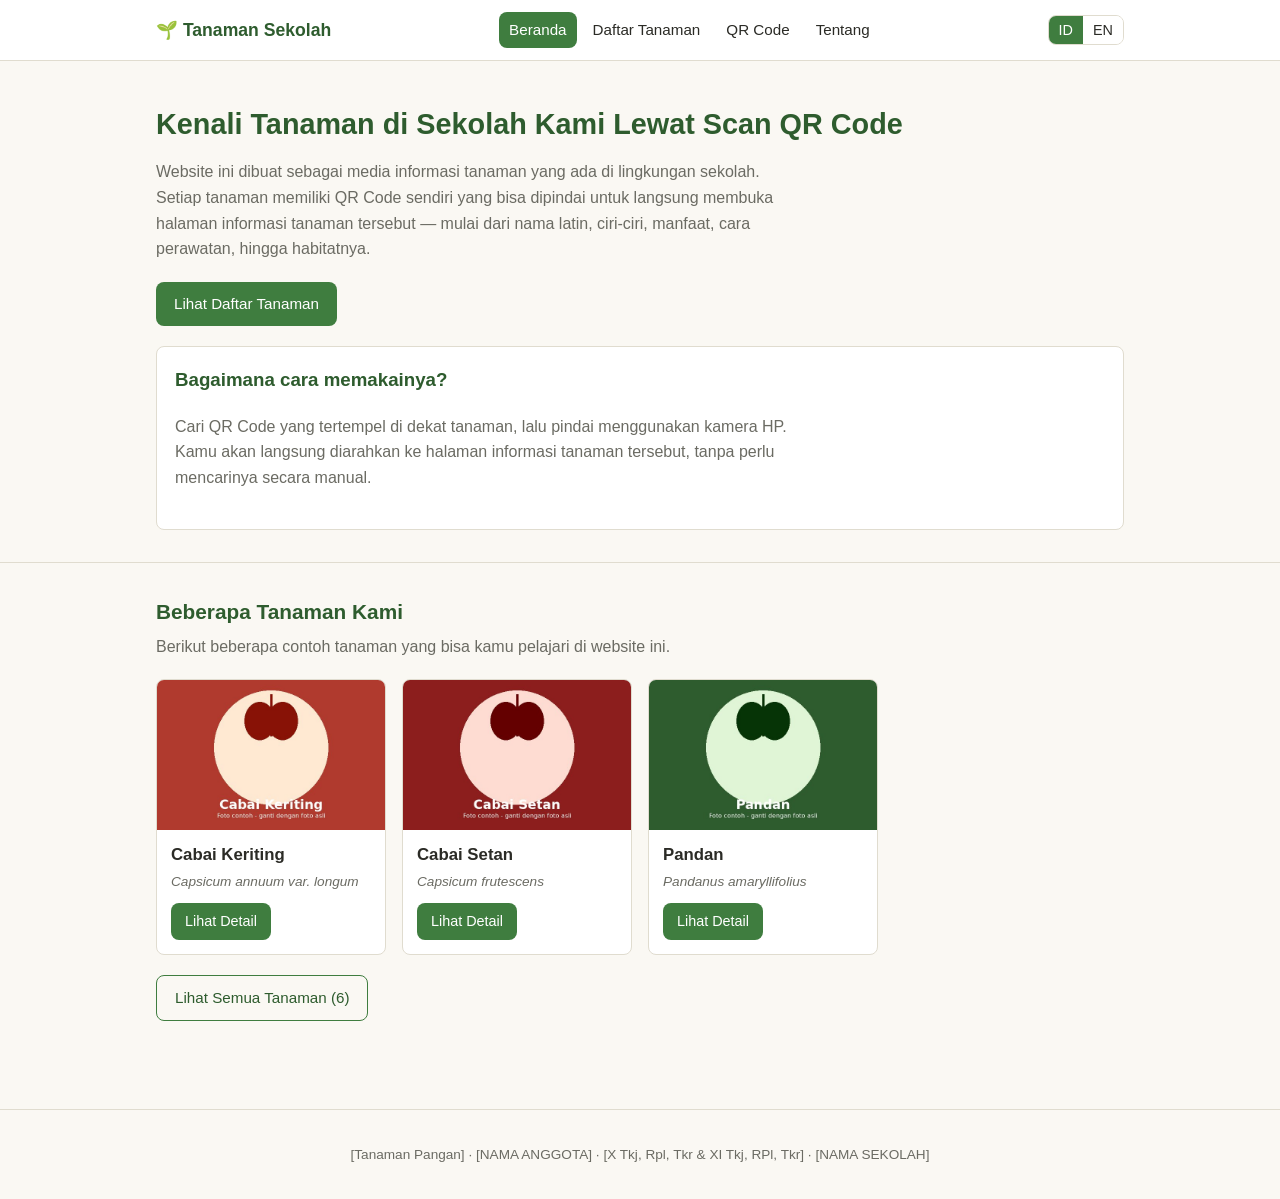
<file: index.html>
<!DOCTYPE html>
<html lang="id">
<head>
  <meta charset="UTF-8">
  <meta name="viewport" content="width=device-width, initial-scale=1.0">
  <title>Website Tanaman Sekolah - Beranda</title>
  <link rel="stylesheet" href="css/style.css">
</head>
<body class="lang-id">

  <!-- NAVBAR -->
  <header class="navbar">
    <div class="container">
      <a class="navbar-brand" href="index.html">🌱 Tanaman Sekolah</a>
      <ul class="navbar-links">
        <li><a href="index.html" class="active">Beranda</a></li>
        <li><a href="tanaman.html">Daftar Tanaman</a></li>
        <li><a href="qr/index.html">QR Code</a></li>
        <li><a href="tentang.html">Tentang</a></li>
      </ul>
      <div class="lang-toggle">
        <button data-lang-btn="id">ID</button>
        <button data-lang-btn="en">EN</button>
      </div>
    </div>
  </header>

  <!-- HERO -->
  <section class="hero">
    <div class="container">
      <h1 class="lang-id-text">Kenali Tanaman di Sekolah Kami Lewat Scan QR Code</h1>
      <h1 class="lang-en-text">Get to Know Our School Plants by Scanning a QR Code</h1>

      <p class="lang-id-text">
        Website ini dibuat sebagai media informasi tanaman yang ada di lingkungan sekolah.
        Setiap tanaman memiliki QR Code sendiri yang bisa dipindai untuk langsung membuka
        halaman informasi tanaman tersebut — mulai dari nama latin, ciri-ciri, manfaat,
        cara perawatan, hingga habitatnya.
      </p>
      <p class="lang-en-text">
        This website provides information about the plants growing on our school grounds.
        Each plant has its own QR Code that can be scanned to open its information page
        directly — including its scientific name, characteristics, benefits, care tips,
        and habitat.
      </p>

      <a class="btn" href="tanaman.html">
        <span class="lang-id-text">Lihat Daftar Tanaman</span>
        <span class="lang-en-text">View Plant List</span>
      </a>

      <div class="info-box">
        <h3 class="lang-id-text">Bagaimana cara memakainya?</h3>
        <h3 class="lang-en-text">How does it work?</h3>
        <p class="lang-id-text">
          Cari QR Code yang tertempel di dekat tanaman, lalu pindai menggunakan kamera HP.
          Kamu akan langsung diarahkan ke halaman informasi tanaman tersebut, tanpa perlu
          mencarinya secara manual.
        </p>
        <p class="lang-en-text">
          Find the QR Code placed near a plant, then scan it with your phone camera.
          You will be taken directly to that plant's information page — no need to
          search for it manually.
        </p>
      </div>
    </div>
  </section>

  <!-- BEBERAPA TANAMAN -->
  <section class="section">
    <div class="container">
      <h2 class="section-title">
        <span class="lang-id-text">Beberapa Tanaman Kami</span>
        <span class="lang-en-text">Some of Our Plants</span>
      </h2>
      <p class="section-desc">
        <span class="lang-id-text">Berikut beberapa contoh tanaman yang bisa kamu pelajari di website ini.</span>
        <span class="lang-en-text">Here are a few of the plants you can learn about on this website.</span>
      </p>

      <div class="plant-grid" id="home-plant-cards"></div>

      <p style="margin-top:20px;">
        <a class="btn btn-outline" href="tanaman.html">
          <span class="lang-id-text">Lihat Semua Tanaman (6)</span>
          <span class="lang-en-text">View All Plants (6)</span>
        </a>
      </p>
    </div>
  </section>

  <!-- FOOTER -->
  <footer class="site-footer">
    <div class="container">
      <p>[Tanaman Pangan] &middot; [NAMA ANGGOTA] &middot; [X Tkj, Rpl, Tkr & XI Tkj, RPl, Tkr] &middot; [NAMA SEKOLAH]</p>
    </div>
  </footer>

  <script src="js/plants-data.js"></script>
  <script src="js/script.js"></script>
  <script>
    initLangToggle();
    renderPlantCards("home-plant-cards", "", 3);
    document.addEventListener("langchange", function () {
      renderPlantCards("home-plant-cards", "", 3);
    });
  </script>
</body>
</html>
</file>
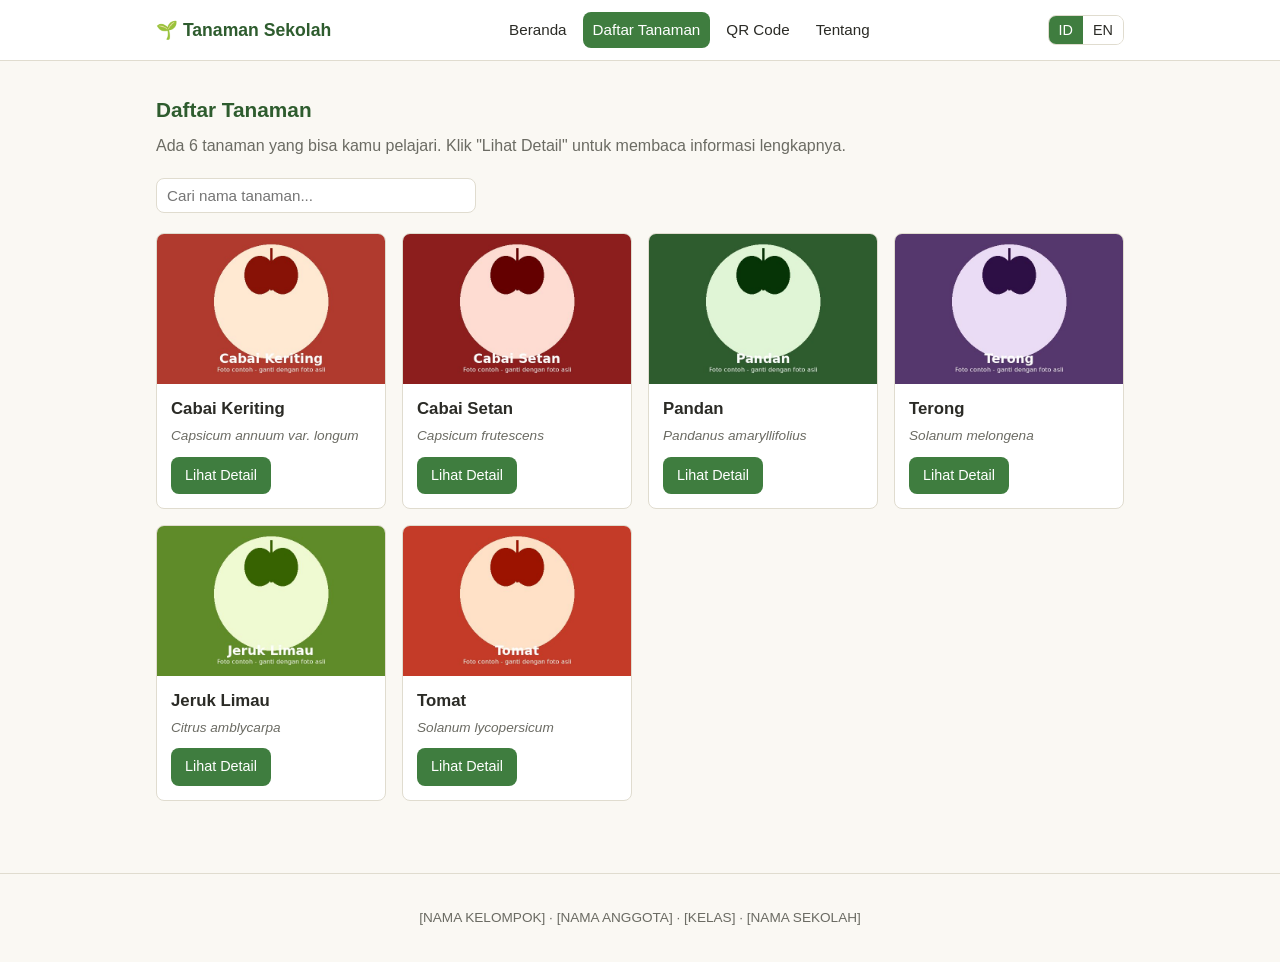
<file: tanaman.html>
<!DOCTYPE html>
<html lang="id">
<head>
  <meta charset="UTF-8">
  <meta name="viewport" content="width=device-width, initial-scale=1.0">
  <title>Daftar Tanaman - Website Tanaman Sekolah</title>
  <link rel="stylesheet" href="css/style.css">
</head>
<body class="lang-id">

  <header class="navbar">
    <div class="container">
      <a class="navbar-brand" href="index.html">🌱 Tanaman Sekolah</a>
      <ul class="navbar-links">
        <li><a href="index.html">Beranda</a></li>
        <li><a href="tanaman.html" class="active">Daftar Tanaman</a></li>
        <li><a href="qr/index.html">QR Code</a></li>
        <li><a href="tentang.html">Tentang</a></li>
      </ul>
      <div class="lang-toggle">
        <button data-lang-btn="id">ID</button>
        <button data-lang-btn="en">EN</button>
      </div>
    </div>
  </header>

  <section class="section">
    <div class="container">
      <h1 class="section-title">
        <span class="lang-id-text">Daftar Tanaman</span>
        <span class="lang-en-text">Plant List</span>
      </h1>
      <p class="section-desc">
        <span class="lang-id-text">Ada 6 tanaman yang bisa kamu pelajari. Klik "Lihat Detail" untuk membaca informasi lengkapnya.</span>
        <span class="lang-en-text">There are 6 plants to learn about. Click "View Details" to read the full information.</span>
      </p>

      <div class="search-box">
        <input
          type="text"
          id="search-input"
          class="lang-id-text"
          placeholder="Cari nama tanaman..."
        >
        <input
          type="text"
          id="search-input-en"
          class="lang-en-text"
          placeholder="Search plant name..."
        >
      </div>

      <div class="plant-grid" id="all-plant-cards"></div>
      <p id="all-plant-cards-empty" style="display:none; color:var(--color-muted);">
        <span class="lang-id-text">Tanaman tidak ditemukan.</span>
        <span class="lang-en-text">No plant found.</span>
      </p>
    </div>
  </section>

  <footer class="site-footer">
    <div class="container">
      <p>[NAMA KELOMPOK] &middot; [NAMA ANGGOTA] &middot; [KELAS] &middot; [NAMA SEKOLAH]</p>
    </div>
  </footer>

  <script src="js/plants-data.js"></script>
  <script src="js/script.js"></script>
  <script>
    initLangToggle();

    function doRender() {
      const idVal = document.getElementById("search-input").value;
      const enVal = document.getElementById("search-input-en").value;
      const keyword = currentLang() === "en" ? enVal : idVal;
      renderPlantCards("all-plant-cards", "", null, keyword);
    }

    doRender();
    document.addEventListener("langchange", doRender);
    document.getElementById("search-input").addEventListener("input", doRender);
    document.getElementById("search-input-en").addEventListener("input", doRender);
  </script>
</body>
</html>
</file>
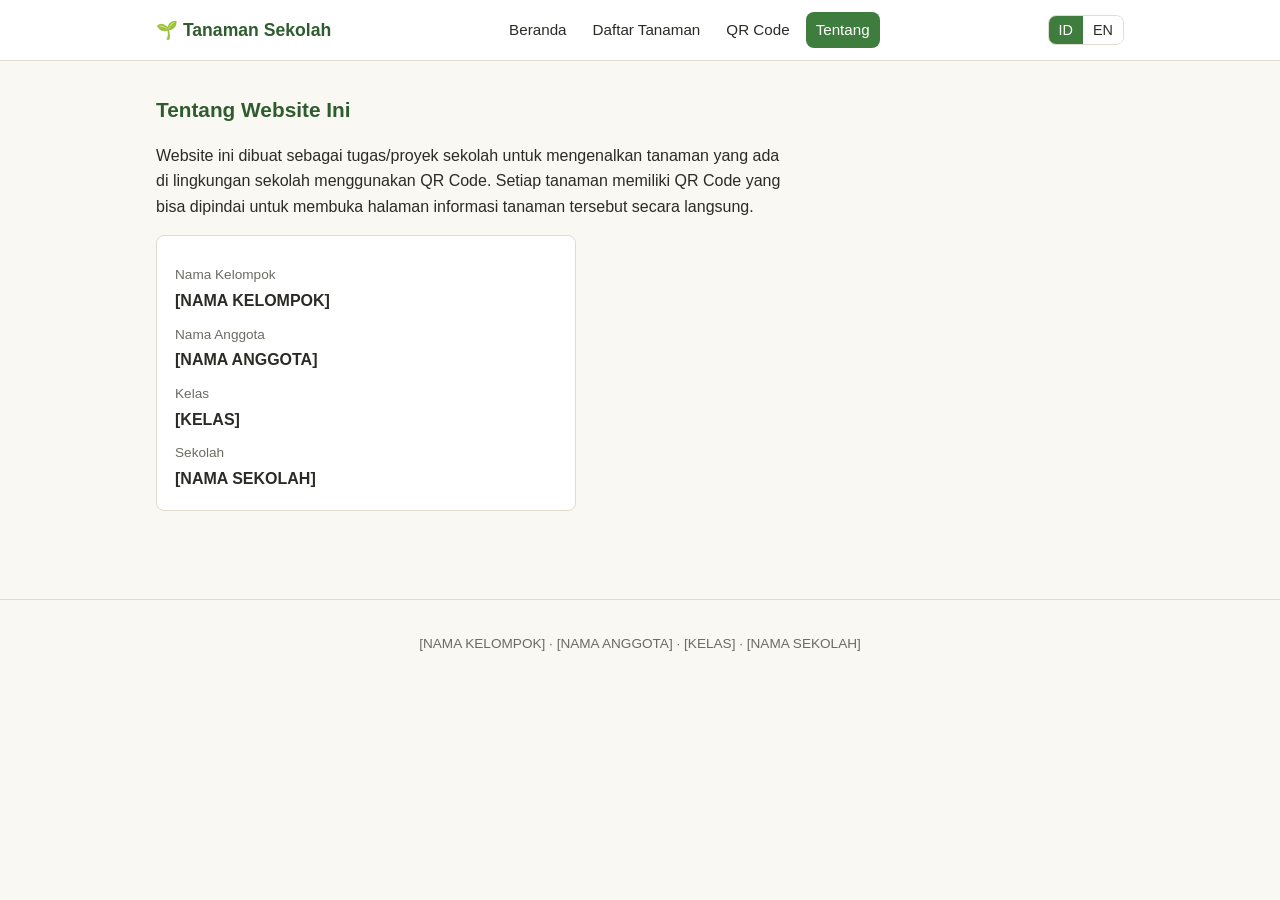
<file: tentang.html>
<!DOCTYPE html>
<html lang="id">
<head>
  <meta charset="UTF-8">
  <meta name="viewport" content="width=device-width, initial-scale=1.0">
  <title>Tentang - Website Tanaman Sekolah</title>
  <link rel="stylesheet" href="css/style.css">
</head>
<body class="lang-id">

  <header class="navbar">
    <div class="container">
      <a class="navbar-brand" href="index.html">🌱 Tanaman Sekolah</a>
      <ul class="navbar-links">
        <li><a href="index.html">Beranda</a></li>
        <li><a href="tanaman.html">Daftar Tanaman</a></li>
        <li><a href="qr/index.html">QR Code</a></li>
        <li><a href="tentang.html" class="active">Tentang</a></li>
      </ul>
      <div class="lang-toggle">
        <button data-lang-btn="id">ID</button>
        <button data-lang-btn="en">EN</button>
      </div>
    </div>
  </header>

  <section class="section">
    <div class="container">
      <h1 class="section-title">
        <span class="lang-id-text">Tentang Website Ini</span>
        <span class="lang-en-text">About This Website</span>
      </h1>
      <p class="lang-id-text" style="max-width:640px;">
        Website ini dibuat sebagai tugas/proyek sekolah untuk mengenalkan tanaman yang ada
        di lingkungan sekolah menggunakan QR Code. Setiap tanaman memiliki QR Code yang bisa
        dipindai untuk membuka halaman informasi tanaman tersebut secara langsung.
      </p>
      <p class="lang-en-text" style="max-width:640px;">
        This website was created as a school assignment/project to introduce the plants
        found on our school grounds using QR Codes. Each plant has a QR Code that can be
        scanned to open that plant's information page directly.
      </p>

      <dl class="identity-box">
        <dt class="lang-id-text">Nama Kelompok</dt>
        <dt class="lang-en-text">Group Name</dt>
        <dd>[NAMA KELOMPOK]</dd>

        <dt class="lang-id-text">Nama Anggota</dt>
        <dt class="lang-en-text">Member Names</dt>
        <dd>[NAMA ANGGOTA]</dd>

        <dt class="lang-id-text">Kelas</dt>
        <dt class="lang-en-text">Class</dt>
        <dd>[KELAS]</dd>

        <dt class="lang-id-text">Sekolah</dt>
        <dt class="lang-en-text">School</dt>
        <dd>[NAMA SEKOLAH]</dd>
      </dl>
    </div>
  </section>

  <footer class="site-footer">
    <div class="container">
      <p>[NAMA KELOMPOK] &middot; [NAMA ANGGOTA] &middot; [KELAS] &middot; [NAMA SEKOLAH]</p>
    </div>
  </footer>

  <script src="js/plants-data.js"></script>
  <script src="js/script.js"></script>
  <script>
    initLangToggle();
  </script>
</body>
</html>
</file>
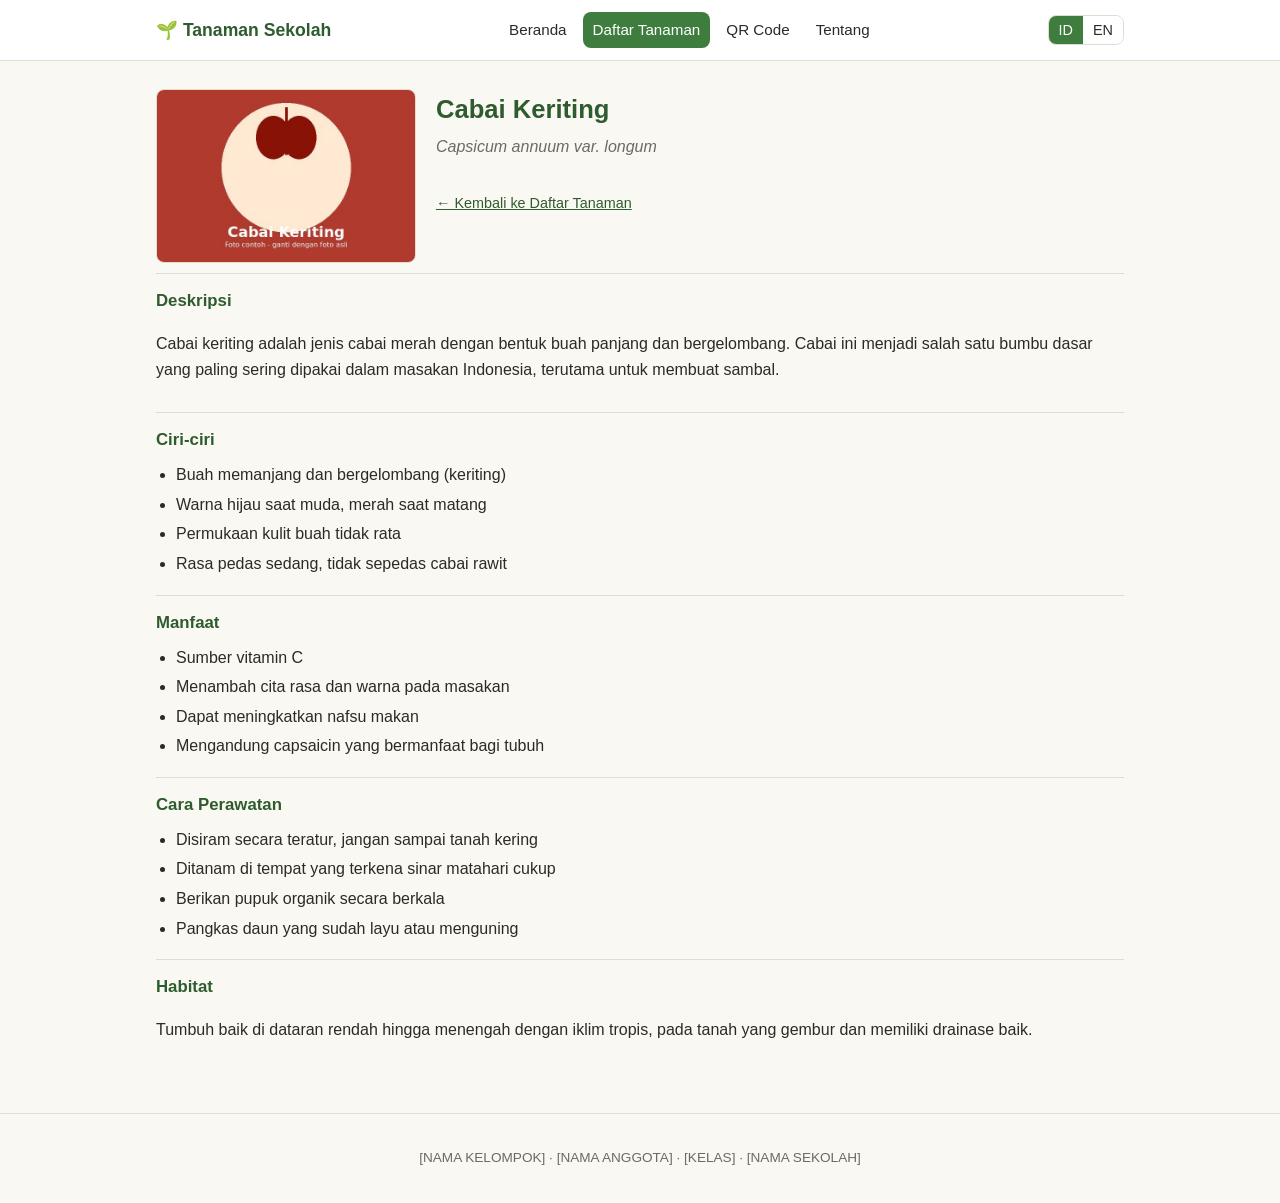
<file: tanaman/cabai-keriting.html>
<!DOCTYPE html>
<html lang="id">
<head>
  <meta charset="UTF-8">
  <meta name="viewport" content="width=device-width, initial-scale=1.0">
  <title>Cabai Keriting - Website Tanaman Sekolah</title>
  <link rel="stylesheet" href="../css/style.css">
</head>
<body class="lang-id">

  <header class="navbar">
    <div class="container">
      <a class="navbar-brand" href="../index.html">&#127793; Tanaman Sekolah</a>
      <ul class="navbar-links">
        <li><a href="../index.html">Beranda</a></li>
        <li><a href="../tanaman.html" class="active">Daftar Tanaman</a></li>
        <li><a href="../qr/index.html">QR Code</a></li>
        <li><a href="../tentang.html">Tentang</a></li>
      </ul>
      <div class="lang-toggle">
        <button data-lang-btn="id">ID</button>
        <button data-lang-btn="en">EN</button>
      </div>
    </div>
  </header>

  <div class="container">

    <div class="detail-header">
      <img src="../images/cabai-keriting.jpg" alt="Cabai Keriting">
      <div class="detail-header-text">
        <h1 class="lang-id-text">Cabai Keriting</h1>
        <h1 class="lang-en-text">Curly Chili</h1>
        <p class="latin">Capsicum annuum var. longum</p>
        <a class="back-link lang-id-text" href="../tanaman.html">&larr; Kembali ke Daftar Tanaman</a>
        <a class="back-link lang-en-text" href="../tanaman.html">&larr; Back to Plant List</a>
      </div>
    </div>

    <div class="detail-block">
      <h2 class="lang-id-text">Deskripsi</h2>
      <h2 class="lang-en-text">Description</h2>
      <p class="lang-id-text">Cabai keriting adalah jenis cabai merah dengan bentuk buah panjang dan bergelombang. Cabai ini menjadi salah satu bumbu dasar yang paling sering dipakai dalam masakan Indonesia, terutama untuk membuat sambal.</p>
      <p class="lang-en-text">Curly chili is a type of red chili with a long, wavy pod. It is one of the most common base seasonings in Indonesian cooking, especially for making sambal.</p>
    </div>

    <div class="detail-block">
      <h2 class="lang-id-text">Ciri-ciri</h2>
      <h2 class="lang-en-text">Characteristics</h2>
      <ul class="lang-id-text">
              <li>Buah memanjang dan bergelombang (keriting)</li>
              <li>Warna hijau saat muda, merah saat matang</li>
              <li>Permukaan kulit buah tidak rata</li>
              <li>Rasa pedas sedang, tidak sepedas cabai rawit</li>
      </ul>
      <ul class="lang-en-text">
              <li>Long, wavy (curly) fruit</li>
              <li>Green when young, red when ripe</li>
              <li>Uneven skin surface</li>
              <li>Medium spiciness, milder than bird's eye chili</li>
      </ul>
    </div>

    <div class="detail-block">
      <h2 class="lang-id-text">Manfaat</h2>
      <h2 class="lang-en-text">Benefits</h2>
      <ul class="lang-id-text">
              <li>Sumber vitamin C</li>
              <li>Menambah cita rasa dan warna pada masakan</li>
              <li>Dapat meningkatkan nafsu makan</li>
              <li>Mengandung capsaicin yang bermanfaat bagi tubuh</li>
      </ul>
      <ul class="lang-en-text">
              <li>A good source of vitamin C</li>
              <li>Adds flavor and color to dishes</li>
              <li>Can help stimulate appetite</li>
              <li>Contains capsaicin, which offers health benefits</li>
      </ul>
    </div>

    <div class="detail-block">
      <h2 class="lang-id-text">Cara Perawatan</h2>
      <h2 class="lang-en-text">How to Care</h2>
      <ul class="lang-id-text">
              <li>Disiram secara teratur, jangan sampai tanah kering</li>
              <li>Ditanam di tempat yang terkena sinar matahari cukup</li>
              <li>Berikan pupuk organik secara berkala</li>
              <li>Pangkas daun yang sudah layu atau menguning</li>
      </ul>
      <ul class="lang-en-text">
              <li>Water regularly, don't let the soil dry out</li>
              <li>Plant in a spot with enough sunlight</li>
              <li>Apply organic fertilizer periodically</li>
              <li>Prune wilted or yellowing leaves</li>
      </ul>
    </div>

    <div class="detail-block">
      <h2 class="lang-id-text">Habitat</h2>
      <h2 class="lang-en-text">Habitat</h2>
      <p class="lang-id-text">Tumbuh baik di dataran rendah hingga menengah dengan iklim tropis, pada tanah yang gembur dan memiliki drainase baik.</p>
      <p class="lang-en-text">Grows well in lowland to medium-elevation tropical climates, in loose, well-drained soil.</p>
    </div>

  </div>

  <footer class="site-footer">
    <div class="container">
      <p>[NAMA KELOMPOK] &middot; [NAMA ANGGOTA] &middot; [KELAS] &middot; [NAMA SEKOLAH]</p>
    </div>
  </footer>

  <script src="../js/plants-data.js"></script>
  <script src="../js/script.js"></script>
  <script>
    initLangToggle();
    setupDetailPage("cabai-keriting");
  </script>
</body>
</html>
</file>
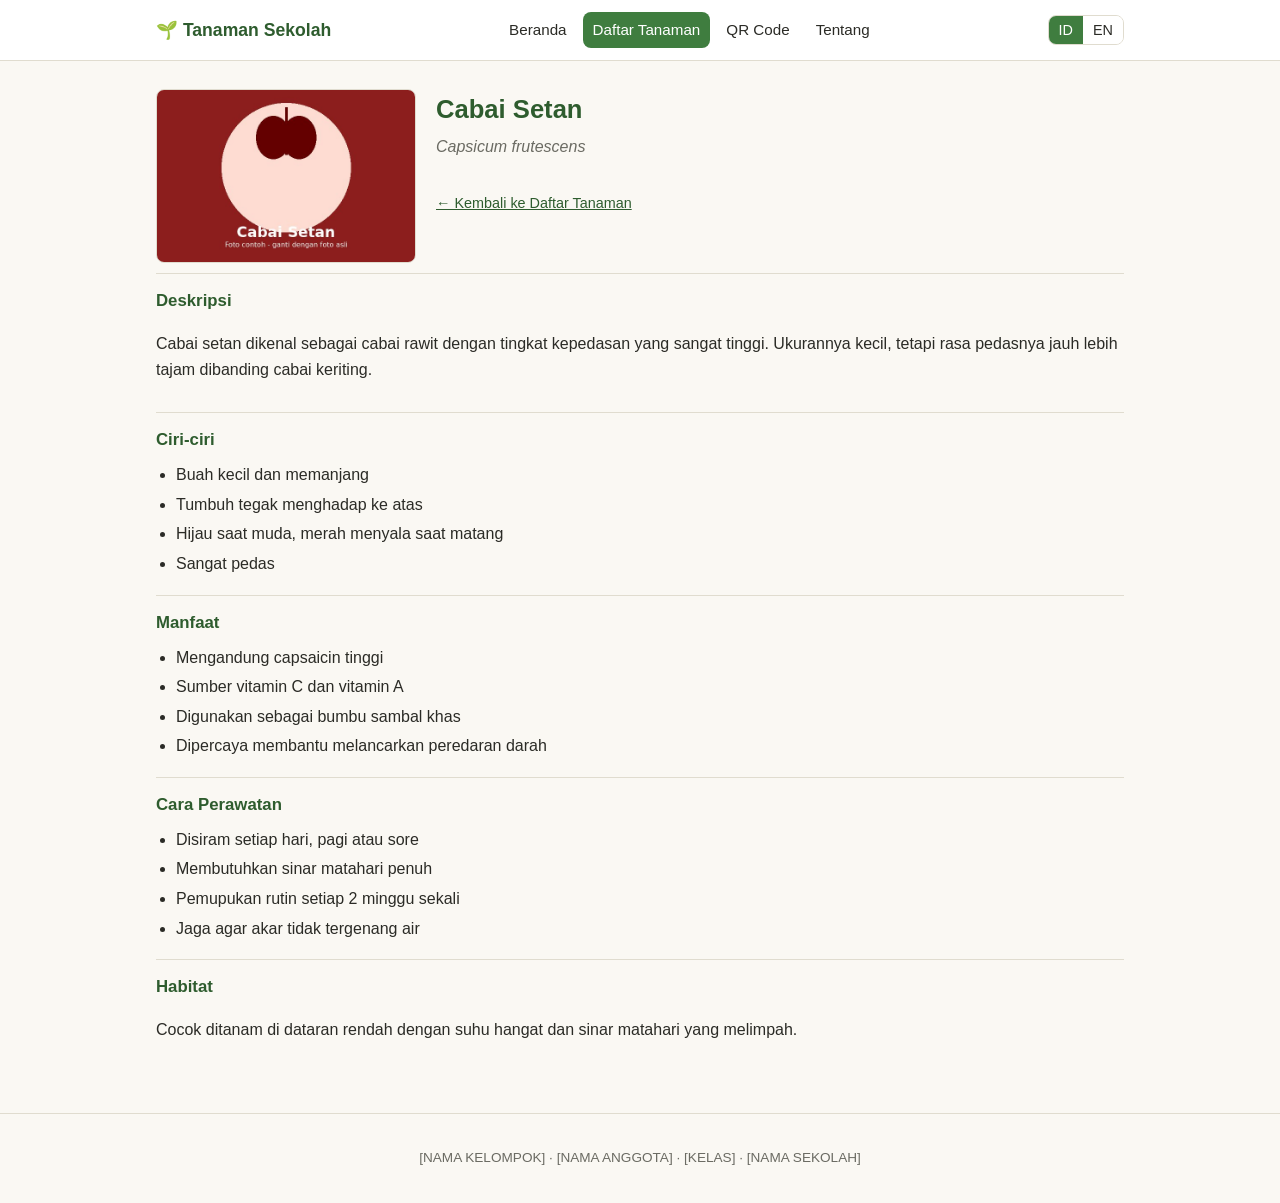
<file: tanaman/cabai-setan.html>
<!DOCTYPE html>
<html lang="id">
<head>
  <meta charset="UTF-8">
  <meta name="viewport" content="width=device-width, initial-scale=1.0">
  <title>Cabai Setan - Website Tanaman Sekolah</title>
  <link rel="stylesheet" href="../css/style.css">
</head>
<body class="lang-id">

  <header class="navbar">
    <div class="container">
      <a class="navbar-brand" href="../index.html">&#127793; Tanaman Sekolah</a>
      <ul class="navbar-links">
        <li><a href="../index.html">Beranda</a></li>
        <li><a href="../tanaman.html" class="active">Daftar Tanaman</a></li>
        <li><a href="../qr/index.html">QR Code</a></li>
        <li><a href="../tentang.html">Tentang</a></li>
      </ul>
      <div class="lang-toggle">
        <button data-lang-btn="id">ID</button>
        <button data-lang-btn="en">EN</button>
      </div>
    </div>
  </header>

  <div class="container">

    <div class="detail-header">
      <img src="../images/cabai-setan.jpg" alt="Cabai Setan">
      <div class="detail-header-text">
        <h1 class="lang-id-text">Cabai Setan</h1>
        <h1 class="lang-en-text">Devil Chili</h1>
        <p class="latin">Capsicum frutescens</p>
        <a class="back-link lang-id-text" href="../tanaman.html">&larr; Kembali ke Daftar Tanaman</a>
        <a class="back-link lang-en-text" href="../tanaman.html">&larr; Back to Plant List</a>
      </div>
    </div>

    <div class="detail-block">
      <h2 class="lang-id-text">Deskripsi</h2>
      <h2 class="lang-en-text">Description</h2>
      <p class="lang-id-text">Cabai setan dikenal sebagai cabai rawit dengan tingkat kepedasan yang sangat tinggi. Ukurannya kecil, tetapi rasa pedasnya jauh lebih tajam dibanding cabai keriting.</p>
      <p class="lang-en-text">Devil chili is a type of bird's eye chili known for its extremely high level of spiciness. It is small in size, but far hotter than curly chili.</p>
    </div>

    <div class="detail-block">
      <h2 class="lang-id-text">Ciri-ciri</h2>
      <h2 class="lang-en-text">Characteristics</h2>
      <ul class="lang-id-text">
              <li>Buah kecil dan memanjang</li>
              <li>Tumbuh tegak menghadap ke atas</li>
              <li>Hijau saat muda, merah menyala saat matang</li>
              <li>Sangat pedas</li>
      </ul>
      <ul class="lang-en-text">
              <li>Small, elongated fruit</li>
              <li>Grows pointing upward</li>
              <li>Green when young, bright red when ripe</li>
              <li>Extremely spicy</li>
      </ul>
    </div>

    <div class="detail-block">
      <h2 class="lang-id-text">Manfaat</h2>
      <h2 class="lang-en-text">Benefits</h2>
      <ul class="lang-id-text">
              <li>Mengandung capsaicin tinggi</li>
              <li>Sumber vitamin C dan vitamin A</li>
              <li>Digunakan sebagai bumbu sambal khas</li>
              <li>Dipercaya membantu melancarkan peredaran darah</li>
      </ul>
      <ul class="lang-en-text">
              <li>Contains high levels of capsaicin</li>
              <li>A source of vitamin C and vitamin A</li>
              <li>Used as a signature sambal seasoning</li>
              <li>Believed to help improve blood circulation</li>
      </ul>
    </div>

    <div class="detail-block">
      <h2 class="lang-id-text">Cara Perawatan</h2>
      <h2 class="lang-en-text">How to Care</h2>
      <ul class="lang-id-text">
              <li>Disiram setiap hari, pagi atau sore</li>
              <li>Membutuhkan sinar matahari penuh</li>
              <li>Pemupukan rutin setiap 2 minggu sekali</li>
              <li>Jaga agar akar tidak tergenang air</li>
      </ul>
      <ul class="lang-en-text">
              <li>Water every day, morning or evening</li>
              <li>Needs full sunlight</li>
              <li>Fertilize routinely every 2 weeks</li>
              <li>Keep the roots from sitting in waterlogged soil</li>
      </ul>
    </div>

    <div class="detail-block">
      <h2 class="lang-id-text">Habitat</h2>
      <h2 class="lang-en-text">Habitat</h2>
      <p class="lang-id-text">Cocok ditanam di dataran rendah dengan suhu hangat dan sinar matahari yang melimpah.</p>
      <p class="lang-en-text">Suitable for lowland areas with warm temperatures and abundant sunlight.</p>
    </div>

  </div>

  <footer class="site-footer">
    <div class="container">
      <p>[NAMA KELOMPOK] &middot; [NAMA ANGGOTA] &middot; [KELAS] &middot; [NAMA SEKOLAH]</p>
    </div>
  </footer>

  <script src="../js/plants-data.js"></script>
  <script src="../js/script.js"></script>
  <script>
    initLangToggle();
    setupDetailPage("cabai-setan");
  </script>
</body>
</html>
</file>
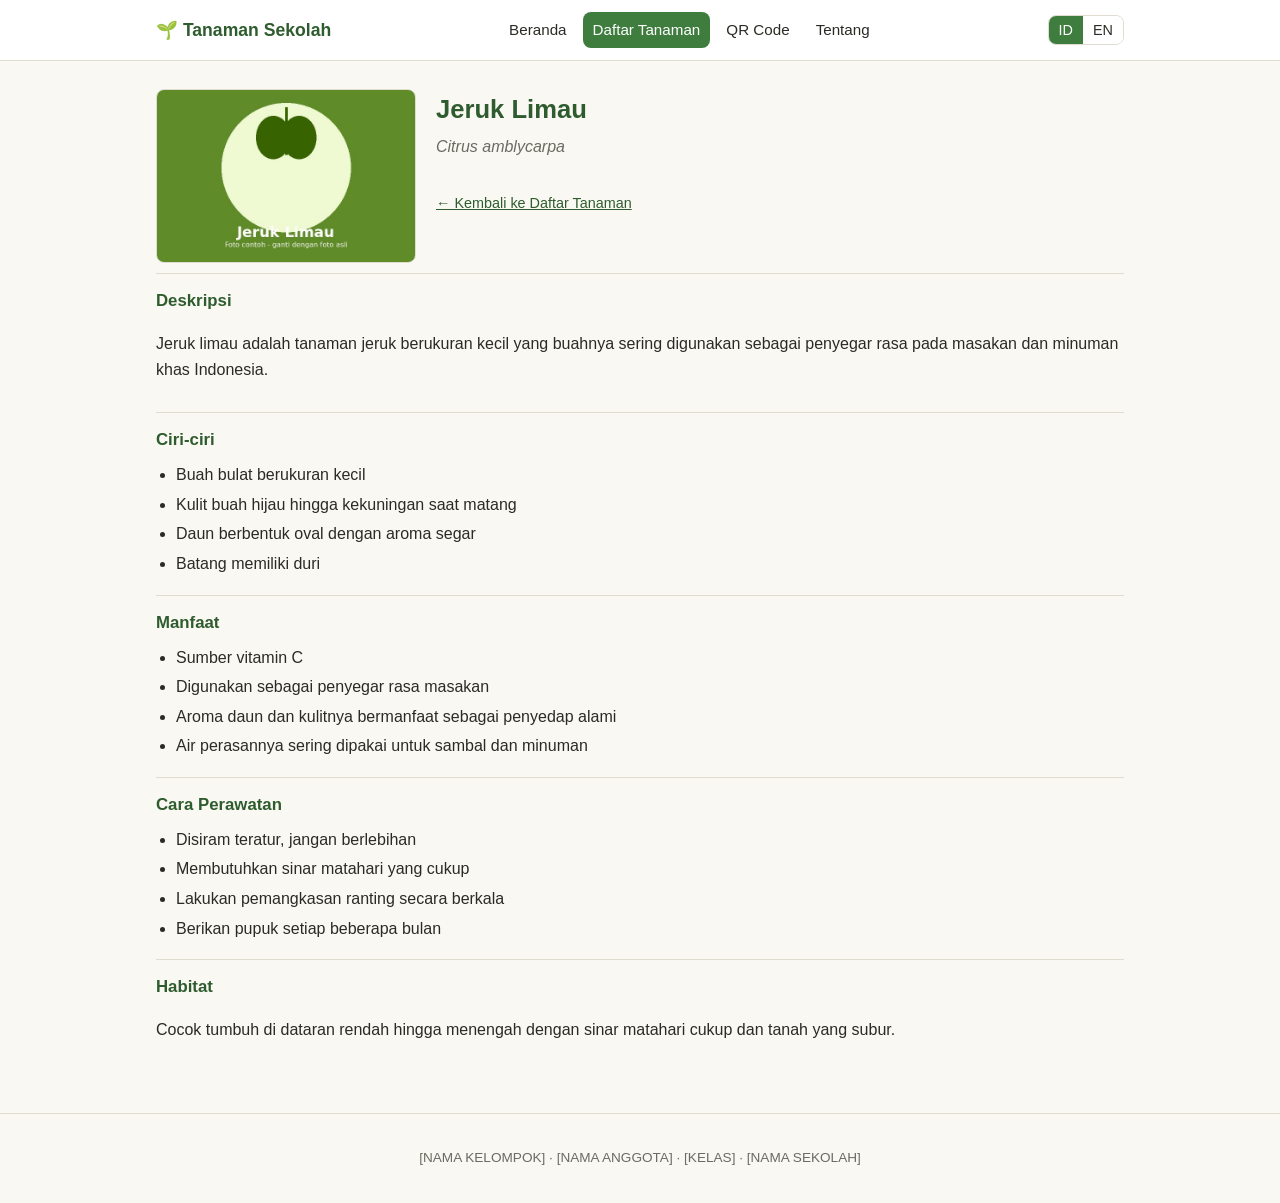
<file: tanaman/jeruk-limau.html>
<!DOCTYPE html>
<html lang="id">
<head>
  <meta charset="UTF-8">
  <meta name="viewport" content="width=device-width, initial-scale=1.0">
  <title>Jeruk Limau - Website Tanaman Sekolah</title>
  <link rel="stylesheet" href="../css/style.css">
</head>
<body class="lang-id">

  <header class="navbar">
    <div class="container">
      <a class="navbar-brand" href="../index.html">&#127793; Tanaman Sekolah</a>
      <ul class="navbar-links">
        <li><a href="../index.html">Beranda</a></li>
        <li><a href="../tanaman.html" class="active">Daftar Tanaman</a></li>
        <li><a href="../qr/index.html">QR Code</a></li>
        <li><a href="../tentang.html">Tentang</a></li>
      </ul>
      <div class="lang-toggle">
        <button data-lang-btn="id">ID</button>
        <button data-lang-btn="en">EN</button>
      </div>
    </div>
  </header>

  <div class="container">

    <div class="detail-header">
      <img src="../images/jeruk-limau.jpg" alt="Jeruk Limau">
      <div class="detail-header-text">
        <h1 class="lang-id-text">Jeruk Limau</h1>
        <h1 class="lang-en-text">Lime (Jeruk Limau)</h1>
        <p class="latin">Citrus amblycarpa</p>
        <a class="back-link lang-id-text" href="../tanaman.html">&larr; Kembali ke Daftar Tanaman</a>
        <a class="back-link lang-en-text" href="../tanaman.html">&larr; Back to Plant List</a>
      </div>
    </div>

    <div class="detail-block">
      <h2 class="lang-id-text">Deskripsi</h2>
      <h2 class="lang-en-text">Description</h2>
      <p class="lang-id-text">Jeruk limau adalah tanaman jeruk berukuran kecil yang buahnya sering digunakan sebagai penyegar rasa pada masakan dan minuman khas Indonesia.</p>
      <p class="lang-en-text">Jeruk limau is a small citrus plant whose fruit is often used to freshen the flavor of Indonesian dishes and drinks.</p>
    </div>

    <div class="detail-block">
      <h2 class="lang-id-text">Ciri-ciri</h2>
      <h2 class="lang-en-text">Characteristics</h2>
      <ul class="lang-id-text">
              <li>Buah bulat berukuran kecil</li>
              <li>Kulit buah hijau hingga kekuningan saat matang</li>
              <li>Daun berbentuk oval dengan aroma segar</li>
              <li>Batang memiliki duri</li>
      </ul>
      <ul class="lang-en-text">
              <li>Small, round fruit</li>
              <li>Skin is green, turning yellowish when ripe</li>
              <li>Oval-shaped leaves with a fresh aroma</li>
              <li>Thorny stem</li>
      </ul>
    </div>

    <div class="detail-block">
      <h2 class="lang-id-text">Manfaat</h2>
      <h2 class="lang-en-text">Benefits</h2>
      <ul class="lang-id-text">
              <li>Sumber vitamin C</li>
              <li>Digunakan sebagai penyegar rasa masakan</li>
              <li>Aroma daun dan kulitnya bermanfaat sebagai penyedap alami</li>
              <li>Air perasannya sering dipakai untuk sambal dan minuman</li>
      </ul>
      <ul class="lang-en-text">
              <li>A source of vitamin C</li>
              <li>Used to freshen the flavor of dishes</li>
              <li>Leaf and peel aroma acts as a natural flavor enhancer</li>
              <li>Its juice is commonly used in sambal and drinks</li>
      </ul>
    </div>

    <div class="detail-block">
      <h2 class="lang-id-text">Cara Perawatan</h2>
      <h2 class="lang-en-text">How to Care</h2>
      <ul class="lang-id-text">
              <li>Disiram teratur, jangan berlebihan</li>
              <li>Membutuhkan sinar matahari yang cukup</li>
              <li>Lakukan pemangkasan ranting secara berkala</li>
              <li>Berikan pupuk setiap beberapa bulan</li>
      </ul>
      <ul class="lang-en-text">
              <li>Water regularly, but not excessively</li>
              <li>Needs adequate sunlight</li>
              <li>Prune branches periodically</li>
              <li>Fertilize every few months</li>
      </ul>
    </div>

    <div class="detail-block">
      <h2 class="lang-id-text">Habitat</h2>
      <h2 class="lang-en-text">Habitat</h2>
      <p class="lang-id-text">Cocok tumbuh di dataran rendah hingga menengah dengan sinar matahari cukup dan tanah yang subur.</p>
      <p class="lang-en-text">Suitable for lowland to medium-elevation areas with enough sunlight and fertile soil.</p>
    </div>

  </div>

  <footer class="site-footer">
    <div class="container">
      <p>[NAMA KELOMPOK] &middot; [NAMA ANGGOTA] &middot; [KELAS] &middot; [NAMA SEKOLAH]</p>
    </div>
  </footer>

  <script src="../js/plants-data.js"></script>
  <script src="../js/script.js"></script>
  <script>
    initLangToggle();
    setupDetailPage("jeruk-limau");
  </script>
</body>
</html>
</file>
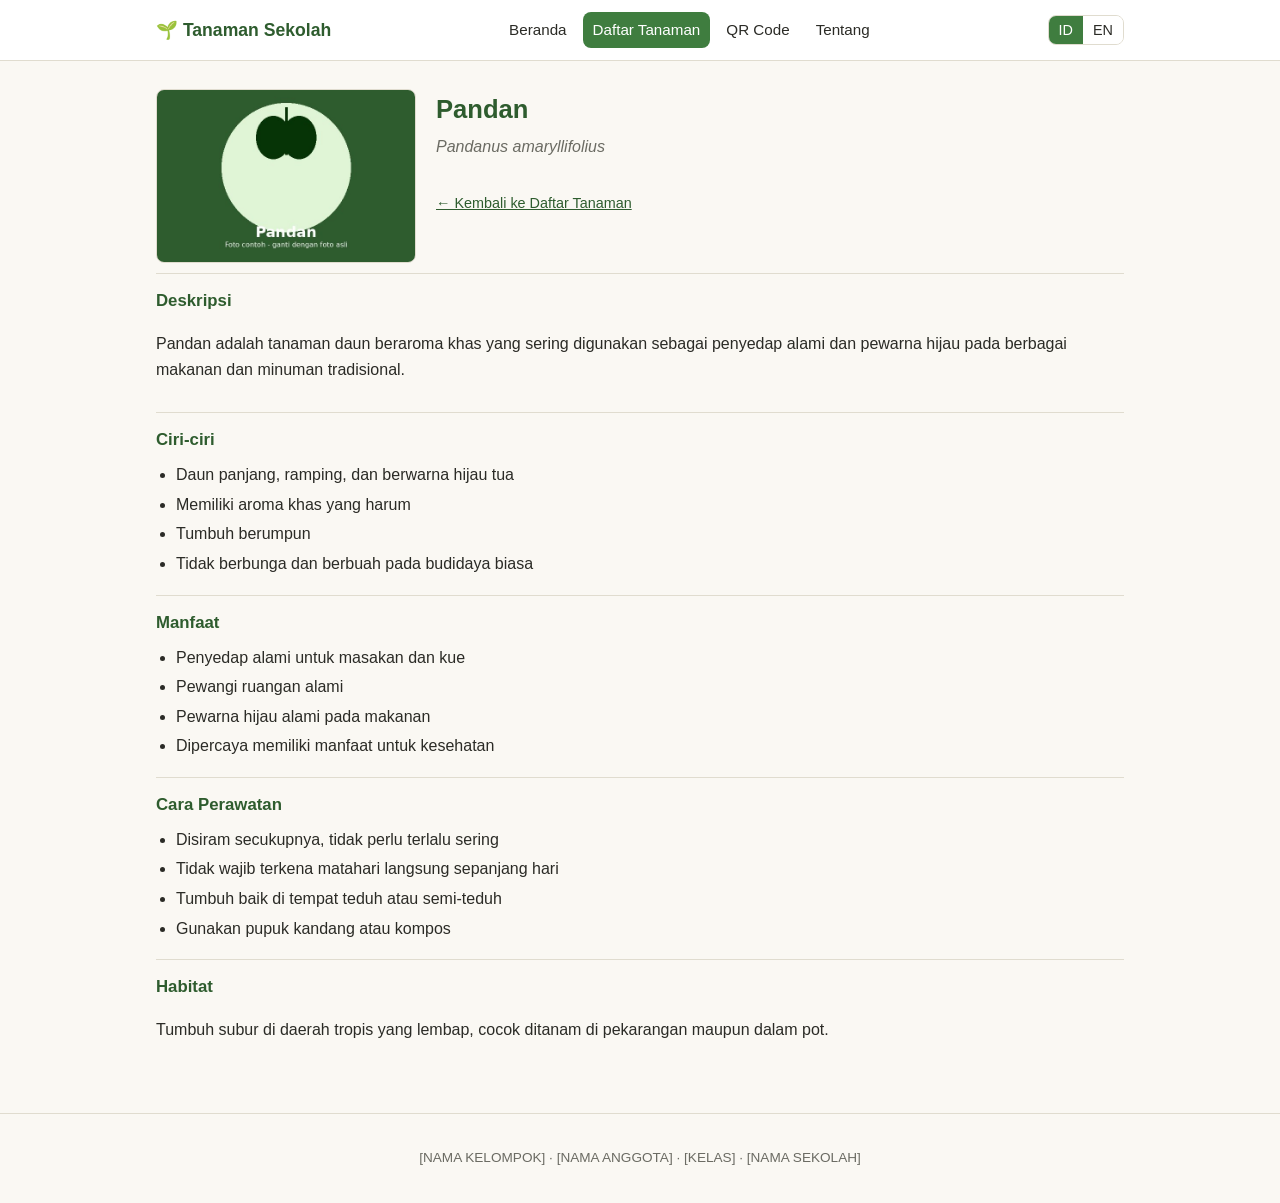
<file: tanaman/pandan.html>
<!DOCTYPE html>
<html lang="id">
<head>
  <meta charset="UTF-8">
  <meta name="viewport" content="width=device-width, initial-scale=1.0">
  <title>Pandan - Website Tanaman Sekolah</title>
  <link rel="stylesheet" href="../css/style.css">
</head>
<body class="lang-id">

  <header class="navbar">
    <div class="container">
      <a class="navbar-brand" href="../index.html">&#127793; Tanaman Sekolah</a>
      <ul class="navbar-links">
        <li><a href="../index.html">Beranda</a></li>
        <li><a href="../tanaman.html" class="active">Daftar Tanaman</a></li>
        <li><a href="../qr/index.html">QR Code</a></li>
        <li><a href="../tentang.html">Tentang</a></li>
      </ul>
      <div class="lang-toggle">
        <button data-lang-btn="id">ID</button>
        <button data-lang-btn="en">EN</button>
      </div>
    </div>
  </header>

  <div class="container">

    <div class="detail-header">
      <img src="../images/pandan.jpg" alt="Pandan">
      <div class="detail-header-text">
        <h1 class="lang-id-text">Pandan</h1>
        <h1 class="lang-en-text">Pandan</h1>
        <p class="latin">Pandanus amaryllifolius</p>
        <a class="back-link lang-id-text" href="../tanaman.html">&larr; Kembali ke Daftar Tanaman</a>
        <a class="back-link lang-en-text" href="../tanaman.html">&larr; Back to Plant List</a>
      </div>
    </div>

    <div class="detail-block">
      <h2 class="lang-id-text">Deskripsi</h2>
      <h2 class="lang-en-text">Description</h2>
      <p class="lang-id-text">Pandan adalah tanaman daun beraroma khas yang sering digunakan sebagai penyedap alami dan pewarna hijau pada berbagai makanan dan minuman tradisional.</p>
      <p class="lang-en-text">Pandan is a fragrant leaf plant commonly used as a natural flavoring and green coloring agent in traditional dishes and drinks.</p>
    </div>

    <div class="detail-block">
      <h2 class="lang-id-text">Ciri-ciri</h2>
      <h2 class="lang-en-text">Characteristics</h2>
      <ul class="lang-id-text">
              <li>Daun panjang, ramping, dan berwarna hijau tua</li>
              <li>Memiliki aroma khas yang harum</li>
              <li>Tumbuh berumpun</li>
              <li>Tidak berbunga dan berbuah pada budidaya biasa</li>
      </ul>
      <ul class="lang-en-text">
              <li>Long, slender, dark green leaves</li>
              <li>Has a distinctive fragrant aroma</li>
              <li>Grows in clumps</li>
              <li>Rarely flowers or fruits under normal cultivation</li>
      </ul>
    </div>

    <div class="detail-block">
      <h2 class="lang-id-text">Manfaat</h2>
      <h2 class="lang-en-text">Benefits</h2>
      <ul class="lang-id-text">
              <li>Penyedap alami untuk masakan dan kue</li>
              <li>Pewangi ruangan alami</li>
              <li>Pewarna hijau alami pada makanan</li>
              <li>Dipercaya memiliki manfaat untuk kesehatan</li>
      </ul>
      <ul class="lang-en-text">
              <li>Natural flavoring for dishes and cakes</li>
              <li>Natural room fragrance</li>
              <li>Natural green food coloring</li>
              <li>Believed to offer health benefits</li>
      </ul>
    </div>

    <div class="detail-block">
      <h2 class="lang-id-text">Cara Perawatan</h2>
      <h2 class="lang-en-text">How to Care</h2>
      <ul class="lang-id-text">
              <li>Disiram secukupnya, tidak perlu terlalu sering</li>
              <li>Tidak wajib terkena matahari langsung sepanjang hari</li>
              <li>Tumbuh baik di tempat teduh atau semi-teduh</li>
              <li>Gunakan pupuk kandang atau kompos</li>
      </ul>
      <ul class="lang-en-text">
              <li>Water moderately, no need for frequent watering</li>
              <li>Does not require full-day direct sunlight</li>
              <li>Grows well in shaded or semi-shaded spots</li>
              <li>Use manure or compost as fertilizer</li>
      </ul>
    </div>

    <div class="detail-block">
      <h2 class="lang-id-text">Habitat</h2>
      <h2 class="lang-en-text">Habitat</h2>
      <p class="lang-id-text">Tumbuh subur di daerah tropis yang lembap, cocok ditanam di pekarangan maupun dalam pot.</p>
      <p class="lang-en-text">Thrives in humid tropical areas, suitable for planting in yards or pots.</p>
    </div>

  </div>

  <footer class="site-footer">
    <div class="container">
      <p>[NAMA KELOMPOK] &middot; [NAMA ANGGOTA] &middot; [KELAS] &middot; [NAMA SEKOLAH]</p>
    </div>
  </footer>

  <script src="../js/plants-data.js"></script>
  <script src="../js/script.js"></script>
  <script>
    initLangToggle();
    setupDetailPage("pandan");
  </script>
</body>
</html>
</file>
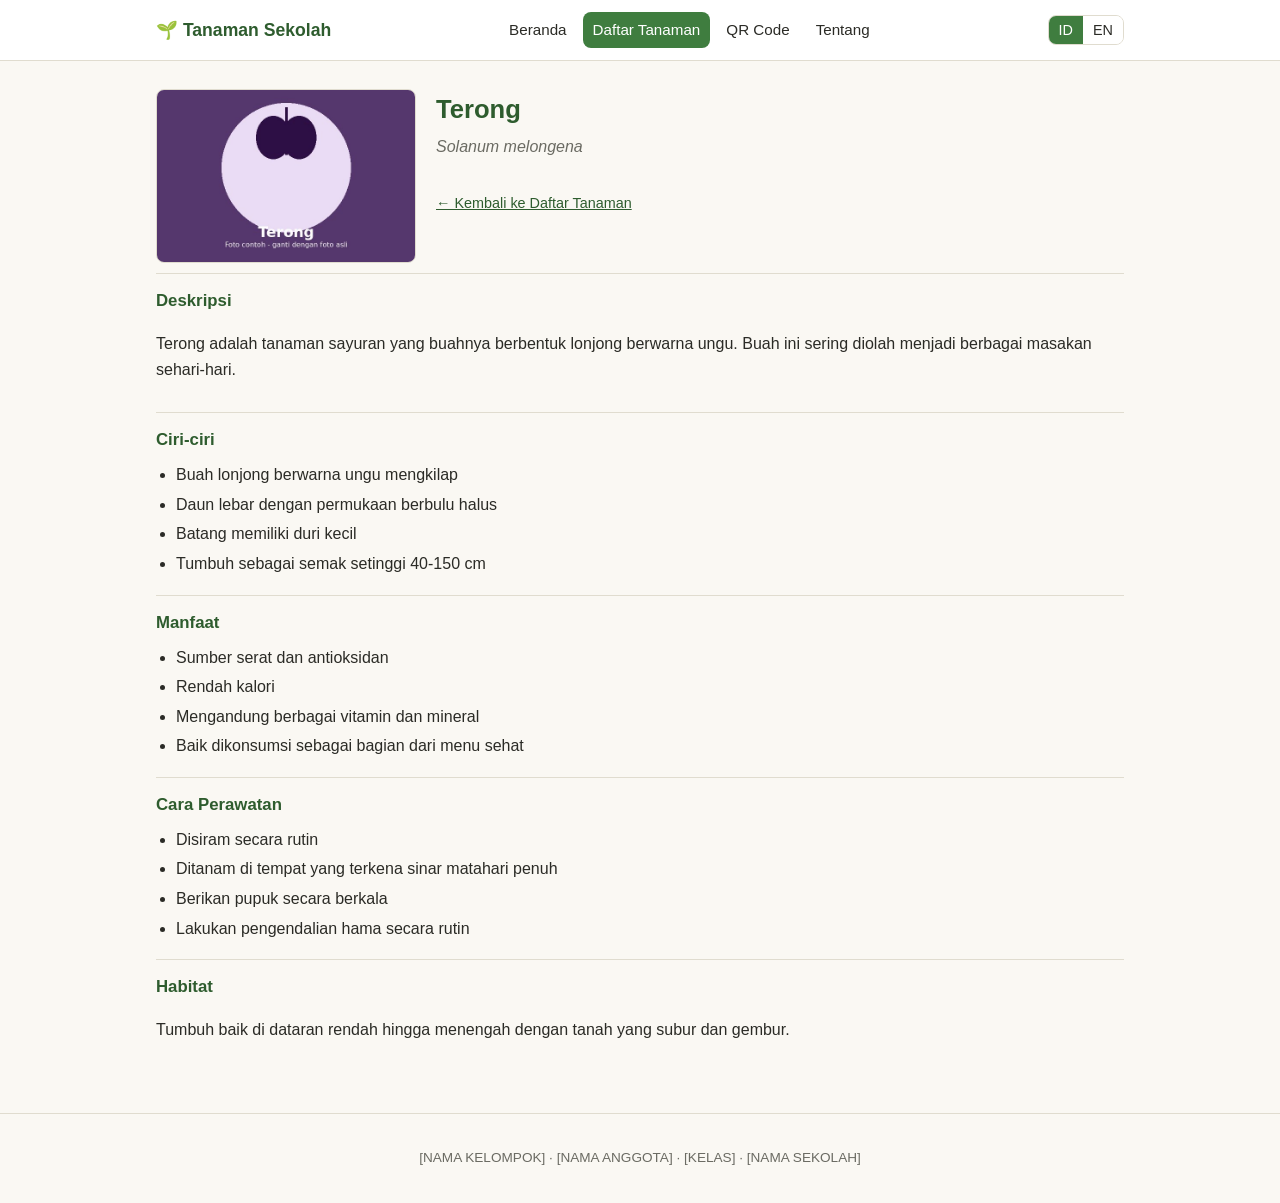
<file: tanaman/terong.html>
<!DOCTYPE html>
<html lang="id">
<head>
  <meta charset="UTF-8">
  <meta name="viewport" content="width=device-width, initial-scale=1.0">
  <title>Terong - Website Tanaman Sekolah</title>
  <link rel="stylesheet" href="../css/style.css">
</head>
<body class="lang-id">

  <header class="navbar">
    <div class="container">
      <a class="navbar-brand" href="../index.html">&#127793; Tanaman Sekolah</a>
      <ul class="navbar-links">
        <li><a href="../index.html">Beranda</a></li>
        <li><a href="../tanaman.html" class="active">Daftar Tanaman</a></li>
        <li><a href="../qr/index.html">QR Code</a></li>
        <li><a href="../tentang.html">Tentang</a></li>
      </ul>
      <div class="lang-toggle">
        <button data-lang-btn="id">ID</button>
        <button data-lang-btn="en">EN</button>
      </div>
    </div>
  </header>

  <div class="container">

    <div class="detail-header">
      <img src="../images/terong.jpg" alt="Terong">
      <div class="detail-header-text">
        <h1 class="lang-id-text">Terong</h1>
        <h1 class="lang-en-text">Eggplant</h1>
        <p class="latin">Solanum melongena</p>
        <a class="back-link lang-id-text" href="../tanaman.html">&larr; Kembali ke Daftar Tanaman</a>
        <a class="back-link lang-en-text" href="../tanaman.html">&larr; Back to Plant List</a>
      </div>
    </div>

    <div class="detail-block">
      <h2 class="lang-id-text">Deskripsi</h2>
      <h2 class="lang-en-text">Description</h2>
      <p class="lang-id-text">Terong adalah tanaman sayuran yang buahnya berbentuk lonjong berwarna ungu. Buah ini sering diolah menjadi berbagai masakan sehari-hari.</p>
      <p class="lang-en-text">Eggplant is a vegetable plant with an oval, purple-colored fruit. It is commonly cooked into a variety of everyday dishes.</p>
    </div>

    <div class="detail-block">
      <h2 class="lang-id-text">Ciri-ciri</h2>
      <h2 class="lang-en-text">Characteristics</h2>
      <ul class="lang-id-text">
              <li>Buah lonjong berwarna ungu mengkilap</li>
              <li>Daun lebar dengan permukaan berbulu halus</li>
              <li>Batang memiliki duri kecil</li>
              <li>Tumbuh sebagai semak setinggi 40-150 cm</li>
      </ul>
      <ul class="lang-en-text">
              <li>Glossy purple, oval-shaped fruit</li>
              <li>Broad leaves with a finely hairy surface</li>
              <li>Stem has small thorns</li>
              <li>Grows as a shrub 40-150 cm tall</li>
      </ul>
    </div>

    <div class="detail-block">
      <h2 class="lang-id-text">Manfaat</h2>
      <h2 class="lang-en-text">Benefits</h2>
      <ul class="lang-id-text">
              <li>Sumber serat dan antioksidan</li>
              <li>Rendah kalori</li>
              <li>Mengandung berbagai vitamin dan mineral</li>
              <li>Baik dikonsumsi sebagai bagian dari menu sehat</li>
      </ul>
      <ul class="lang-en-text">
              <li>A source of fiber and antioxidants</li>
              <li>Low in calories</li>
              <li>Contains various vitamins and minerals</li>
              <li>Good as part of a healthy diet</li>
      </ul>
    </div>

    <div class="detail-block">
      <h2 class="lang-id-text">Cara Perawatan</h2>
      <h2 class="lang-en-text">How to Care</h2>
      <ul class="lang-id-text">
              <li>Disiram secara rutin</li>
              <li>Ditanam di tempat yang terkena sinar matahari penuh</li>
              <li>Berikan pupuk secara berkala</li>
              <li>Lakukan pengendalian hama secara rutin</li>
      </ul>
      <ul class="lang-en-text">
              <li>Water regularly</li>
              <li>Plant in a spot with full sunlight</li>
              <li>Fertilize periodically</li>
              <li>Control pests routinely</li>
      </ul>
    </div>

    <div class="detail-block">
      <h2 class="lang-id-text">Habitat</h2>
      <h2 class="lang-en-text">Habitat</h2>
      <p class="lang-id-text">Tumbuh baik di dataran rendah hingga menengah dengan tanah yang subur dan gembur.</p>
      <p class="lang-en-text">Grows well in lowland to medium-elevation areas with fertile, loose soil.</p>
    </div>

  </div>

  <footer class="site-footer">
    <div class="container">
      <p>[NAMA KELOMPOK] &middot; [NAMA ANGGOTA] &middot; [KELAS] &middot; [NAMA SEKOLAH]</p>
    </div>
  </footer>

  <script src="../js/plants-data.js"></script>
  <script src="../js/script.js"></script>
  <script>
    initLangToggle();
    setupDetailPage("terong");
  </script>
</body>
</html>
</file>
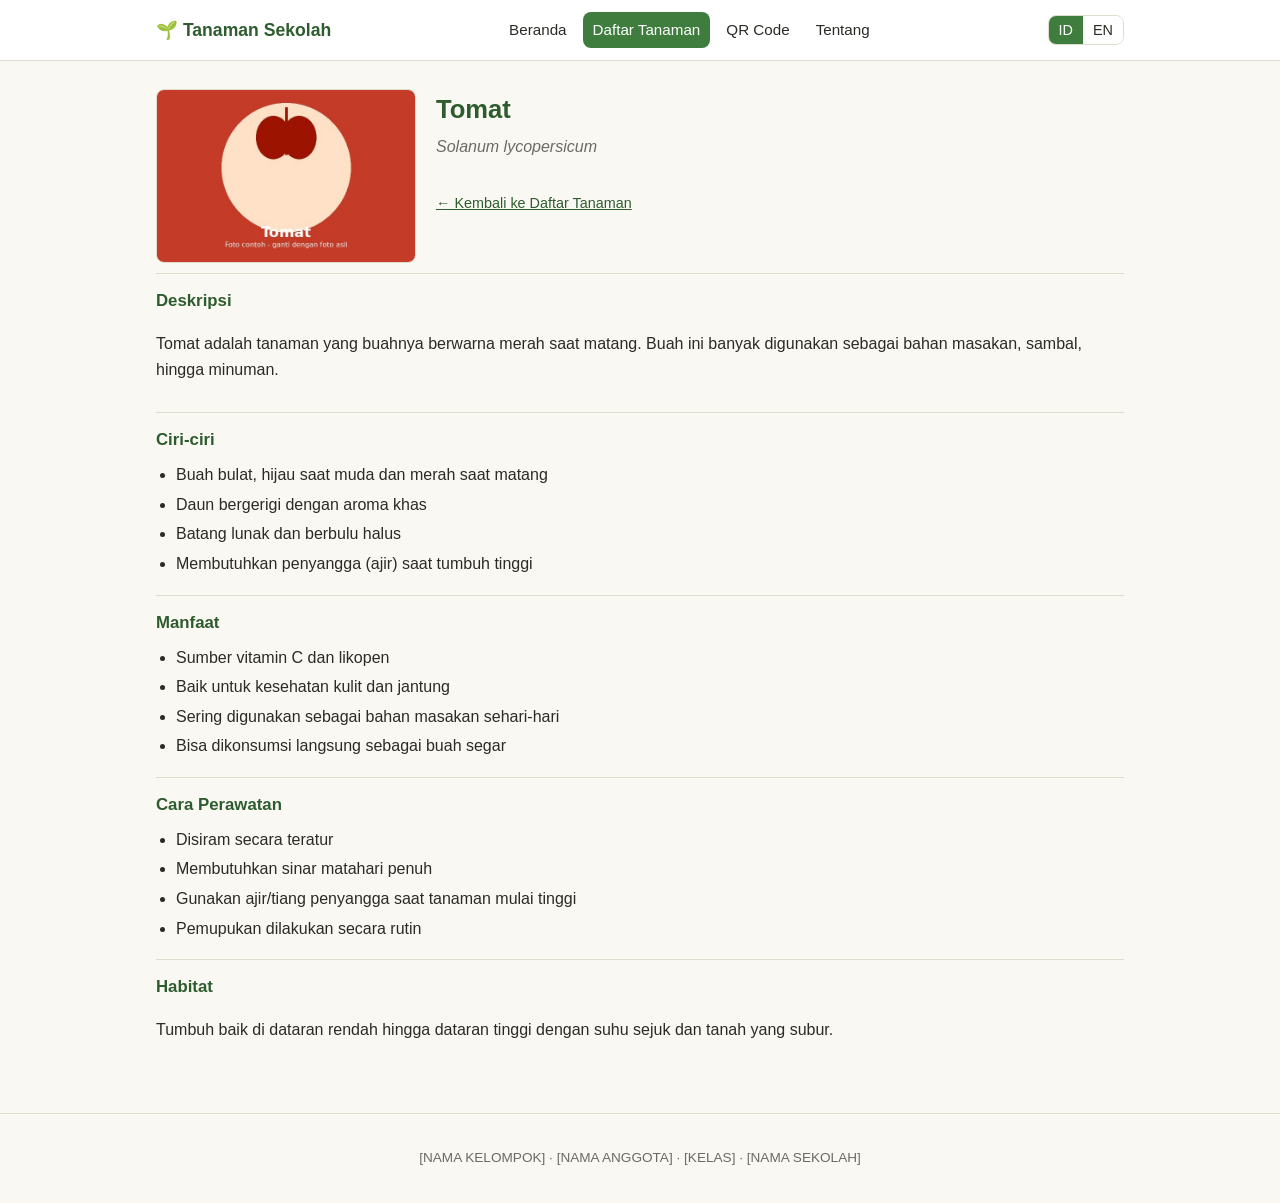
<file: tanaman/tomat.html>
<!DOCTYPE html>
<html lang="id">
<head>
  <meta charset="UTF-8">
  <meta name="viewport" content="width=device-width, initial-scale=1.0">
  <title>Tomat - Website Tanaman Sekolah</title>
  <link rel="stylesheet" href="../css/style.css">
</head>
<body class="lang-id">

  <header class="navbar">
    <div class="container">
      <a class="navbar-brand" href="../index.html">&#127793; Tanaman Sekolah</a>
      <ul class="navbar-links">
        <li><a href="../index.html">Beranda</a></li>
        <li><a href="../tanaman.html" class="active">Daftar Tanaman</a></li>
        <li><a href="../qr/index.html">QR Code</a></li>
        <li><a href="../tentang.html">Tentang</a></li>
      </ul>
      <div class="lang-toggle">
        <button data-lang-btn="id">ID</button>
        <button data-lang-btn="en">EN</button>
      </div>
    </div>
  </header>

  <div class="container">

    <div class="detail-header">
      <img src="../images/tomat.jpg" alt="Tomat">
      <div class="detail-header-text">
        <h1 class="lang-id-text">Tomat</h1>
        <h1 class="lang-en-text">Tomato</h1>
        <p class="latin">Solanum lycopersicum</p>
        <a class="back-link lang-id-text" href="../tanaman.html">&larr; Kembali ke Daftar Tanaman</a>
        <a class="back-link lang-en-text" href="../tanaman.html">&larr; Back to Plant List</a>
      </div>
    </div>

    <div class="detail-block">
      <h2 class="lang-id-text">Deskripsi</h2>
      <h2 class="lang-en-text">Description</h2>
      <p class="lang-id-text">Tomat adalah tanaman yang buahnya berwarna merah saat matang. Buah ini banyak digunakan sebagai bahan masakan, sambal, hingga minuman.</p>
      <p class="lang-en-text">Tomato is a plant whose fruit turns red when ripe. It is widely used as an ingredient in cooking, sambal, and drinks.</p>
    </div>

    <div class="detail-block">
      <h2 class="lang-id-text">Ciri-ciri</h2>
      <h2 class="lang-en-text">Characteristics</h2>
      <ul class="lang-id-text">
              <li>Buah bulat, hijau saat muda dan merah saat matang</li>
              <li>Daun bergerigi dengan aroma khas</li>
              <li>Batang lunak dan berbulu halus</li>
              <li>Membutuhkan penyangga (ajir) saat tumbuh tinggi</li>
      </ul>
      <ul class="lang-en-text">
              <li>Round fruit, green when young and red when ripe</li>
              <li>Serrated leaves with a distinctive scent</li>
              <li>Soft, finely hairy stem</li>
              <li>Needs a stake for support as it grows taller</li>
      </ul>
    </div>

    <div class="detail-block">
      <h2 class="lang-id-text">Manfaat</h2>
      <h2 class="lang-en-text">Benefits</h2>
      <ul class="lang-id-text">
              <li>Sumber vitamin C dan likopen</li>
              <li>Baik untuk kesehatan kulit dan jantung</li>
              <li>Sering digunakan sebagai bahan masakan sehari-hari</li>
              <li>Bisa dikonsumsi langsung sebagai buah segar</li>
      </ul>
      <ul class="lang-en-text">
              <li>A source of vitamin C and lycopene</li>
              <li>Good for skin and heart health</li>
              <li>Commonly used as a daily cooking ingredient</li>
              <li>Can be eaten fresh as a fruit</li>
      </ul>
    </div>

    <div class="detail-block">
      <h2 class="lang-id-text">Cara Perawatan</h2>
      <h2 class="lang-en-text">How to Care</h2>
      <ul class="lang-id-text">
              <li>Disiram secara teratur</li>
              <li>Membutuhkan sinar matahari penuh</li>
              <li>Gunakan ajir/tiang penyangga saat tanaman mulai tinggi</li>
              <li>Pemupukan dilakukan secara rutin</li>
      </ul>
      <ul class="lang-en-text">
              <li>Water regularly</li>
              <li>Needs full sunlight</li>
              <li>Use a stake for support once the plant grows taller</li>
              <li>Fertilize routinely</li>
      </ul>
    </div>

    <div class="detail-block">
      <h2 class="lang-id-text">Habitat</h2>
      <h2 class="lang-en-text">Habitat</h2>
      <p class="lang-id-text">Tumbuh baik di dataran rendah hingga dataran tinggi dengan suhu sejuk dan tanah yang subur.</p>
      <p class="lang-en-text">Grows well in lowland to highland areas with cool temperatures and fertile soil.</p>
    </div>

  </div>

  <footer class="site-footer">
    <div class="container">
      <p>[NAMA KELOMPOK] &middot; [NAMA ANGGOTA] &middot; [KELAS] &middot; [NAMA SEKOLAH]</p>
    </div>
  </footer>

  <script src="../js/plants-data.js"></script>
  <script src="../js/script.js"></script>
  <script>
    initLangToggle();
    setupDetailPage("tomat");
  </script>
</body>
</html>
</file>
<file: css/style.css>
/* ==========================================================
   STYLE.CSS
   Desain sengaja dibuat sederhana (bukan gaya startup/AI):
   - warna terbatas (hijau daun + merah cabai/tomat + krem)
   - font standar sistem, tanpa font eksternal
   - tanpa efek 3D / glassmorphism / gradient berlebihan
   ========================================================== */

:root {
  --color-primary: #3f7d3f;
  --color-primary-dark: #2e5c2e;
  --color-accent: #b3452f;
  --color-bg: #faf8f3;
  --color-surface: #ffffff;
  --color-border: #e0dccf;
  --color-text: #2b2b26;
  --color-muted: #6b6b63;
  --radius: 8px;
  --max-width: 1000px;
}

* {
  box-sizing: border-box;
}

html {
  scroll-behavior: smooth;
}

body {
  margin: 0;
  font-family: "Segoe UI", Verdana, Arial, sans-serif;
  background-color: var(--color-bg);
  color: var(--color-text);
  line-height: 1.6;
}

img {
  max-width: 100%;
  display: block;
}

a {
  color: var(--color-primary-dark);
}

.container {
  max-width: var(--max-width);
  margin: 0 auto;
  padding: 0 16px;
}

/* ---------- NAVBAR ---------- */

.navbar {
  background-color: var(--color-surface);
  border-bottom: 1px solid var(--color-border);
  position: sticky;
  top: 0;
  z-index: 10;
}

.navbar .container {
  display: flex;
  align-items: center;
  justify-content: space-between;
  flex-wrap: wrap;
  padding-top: 12px;
  padding-bottom: 12px;
  gap: 10px;
}

.navbar-brand {
  display: flex;
  align-items: center;
  gap: 8px;
  font-weight: bold;
  font-size: 1.1rem;
  color: var(--color-primary-dark);
  text-decoration: none;
}

.navbar-links {
  list-style: none;
  display: flex;
  flex-wrap: wrap;
  gap: 6px;
  margin: 0;
  padding: 0;
}

.navbar-links a {
  display: inline-block;
  padding: 6px 10px;
  border-radius: var(--radius);
  text-decoration: none;
  color: var(--color-text);
  font-size: 0.95rem;
}

.navbar-links a:hover,
.navbar-links a.active {
  background-color: var(--color-primary);
  color: #fff;
}

/* ---------- LANGUAGE TOGGLE ---------- */

.lang-toggle {
  display: flex;
  border: 1px solid var(--color-border);
  border-radius: var(--radius);
  overflow: hidden;
}

.lang-toggle button {
  border: none;
  background: var(--color-surface);
  padding: 6px 10px;
  font-size: 0.9rem;
  cursor: pointer;
  color: var(--color-text);
}

.lang-toggle button.active {
  background-color: var(--color-primary);
  color: #fff;
}

/* Tampilkan/sembunyikan teks sesuai bahasa yang aktif */
.lang-en .lang-id-text {
  display: none;
}
.lang-id .lang-en-text {
  display: none;
}

/* ---------- HERO / BERANDA ---------- */

.hero {
  padding: 40px 0 32px;
  border-bottom: 1px solid var(--color-border);
}

.hero h1 {
  font-size: 1.8rem;
  margin: 0 0 12px;
  color: var(--color-primary-dark);
}

.hero p {
  max-width: 640px;
  color: var(--color-muted);
  margin: 0 0 20px;
}

.btn {
  display: inline-block;
  background-color: var(--color-primary);
  color: #fff;
  padding: 10px 18px;
  border-radius: var(--radius);
  text-decoration: none;
  font-size: 0.95rem;
  border: none;
  cursor: pointer;
}

.btn:hover {
  background-color: var(--color-primary-dark);
}

.btn-outline {
  background-color: transparent;
  color: var(--color-primary-dark);
  border: 1px solid var(--color-primary);
}

.btn-outline:hover {
  background-color: var(--color-primary);
  color: #fff;
}

.section {
  padding: 32px 0;
}

.section-title {
  font-size: 1.3rem;
  margin: 0 0 6px;
  color: var(--color-primary-dark);
}

.section-desc {
  color: var(--color-muted);
  margin: 0 0 20px;
}

/* ---------- QR INFO BOX (Beranda) ---------- */

.info-box {
  background-color: var(--color-surface);
  border: 1px solid var(--color-border);
  border-radius: var(--radius);
  padding: 18px;
  margin-top: 20px;
}

.info-box h3 {
  margin-top: 0;
  color: var(--color-primary-dark);
}

/* ---------- CARD TANAMAN ---------- */

.plant-grid {
  display: grid;
  grid-template-columns: repeat(auto-fill, minmax(220px, 1fr));
  gap: 16px;
}

.plant-card {
  background-color: var(--color-surface);
  border: 1px solid var(--color-border);
  border-radius: var(--radius);
  overflow: hidden;
  display: flex;
  flex-direction: column;
}

.plant-card img {
  width: 100%;
  height: 150px;
  object-fit: cover;
  background-color: #eee;
}

.plant-card-body {
  padding: 12px 14px 14px;
  display: flex;
  flex-direction: column;
  flex-grow: 1;
}

.plant-card h3 {
  margin: 0 0 2px;
  font-size: 1.05rem;
}

.plant-card .latin {
  font-style: italic;
  color: var(--color-muted);
  font-size: 0.85rem;
  margin: 0 0 10px;
}

.plant-card .btn {
  margin-top: auto;
  align-self: flex-start;
  padding: 7px 14px;
  font-size: 0.9rem;
}

/* ---------- SEARCH BOX ---------- */

.search-box {
  margin-bottom: 20px;
}

.search-box input {
  width: 100%;
  max-width: 320px;
  padding: 8px 10px;
  border: 1px solid var(--color-border);
  border-radius: var(--radius);
  font-size: 0.95rem;
}

/* ---------- HALAMAN DETAIL TANAMAN ---------- */

.detail-header {
  display: flex;
  flex-wrap: wrap;
  gap: 20px;
  align-items: flex-start;
  padding: 28px 0 10px;
}

.detail-header img {
  width: 260px;
  max-width: 100%;
  border-radius: var(--radius);
  border: 1px solid var(--color-border);
}

.detail-header-text h1 {
  margin: 0 0 4px;
  color: var(--color-primary-dark);
  font-size: 1.6rem;
}

.detail-header-text .latin {
  font-style: italic;
  color: var(--color-muted);
  margin: 0 0 14px;
}

.detail-block {
  padding: 14px 0;
  border-top: 1px solid var(--color-border);
}

.detail-block h2 {
  font-size: 1.05rem;
  color: var(--color-primary-dark);
  margin: 0 0 8px;
}

.detail-block ul {
  margin: 0;
  padding-left: 20px;
}

.detail-block li {
  margin-bottom: 4px;
}

.back-link {
  display: inline-block;
  margin: 18px 0 0;
  font-size: 0.9rem;
}

/* ---------- HALAMAN QR ---------- */

.qr-grid {
  display: grid;
  grid-template-columns: repeat(auto-fill, minmax(220px, 1fr));
  gap: 18px;
}

.qr-card {
  background-color: var(--color-surface);
  border: 1px solid var(--color-border);
  border-radius: var(--radius);
  padding: 16px;
  text-align: center;
}

.qr-card h3 {
  margin: 0 0 2px;
  font-size: 1rem;
}

.qr-card .latin {
  font-style: italic;
  color: var(--color-muted);
  font-size: 0.8rem;
  margin: 0 0 12px;
}

.qr-card .qr-box {
  display: flex;
  justify-content: center;
  margin: 10px 0;
}

.qr-card .qr-caption {
  font-size: 0.8rem;
  color: var(--color-muted);
  margin: 8px 0 12px;
}

.qr-card .qr-url {
  font-size: 0.72rem;
  color: var(--color-muted);
  word-break: break-all;
  margin: 0 0 10px;
}

.qr-card .btn {
  font-size: 0.85rem;
  padding: 6px 12px;
}

/* ---------- TENTANG / IDENTITAS ---------- */

.identity-box {
  background-color: var(--color-surface);
  border: 1px solid var(--color-border);
  border-radius: var(--radius);
  padding: 18px;
  max-width: 420px;
}

.identity-box dt {
  color: var(--color-muted);
  font-size: 0.85rem;
  margin-top: 10px;
}

.identity-box dd {
  margin: 2px 0 0;
  font-weight: bold;
}

/* ---------- FOOTER ---------- */

.site-footer {
  border-top: 1px solid var(--color-border);
  margin-top: 40px;
  padding: 20px 0;
  text-align: center;
  color: var(--color-muted);
  font-size: 0.85rem;
}

/* ---------- RESPONSIVE ---------- */

@media (max-width: 480px) {
  .hero h1 {
    font-size: 1.5rem;
  }

  .detail-header img {
    width: 100%;
  }
}
</file>
